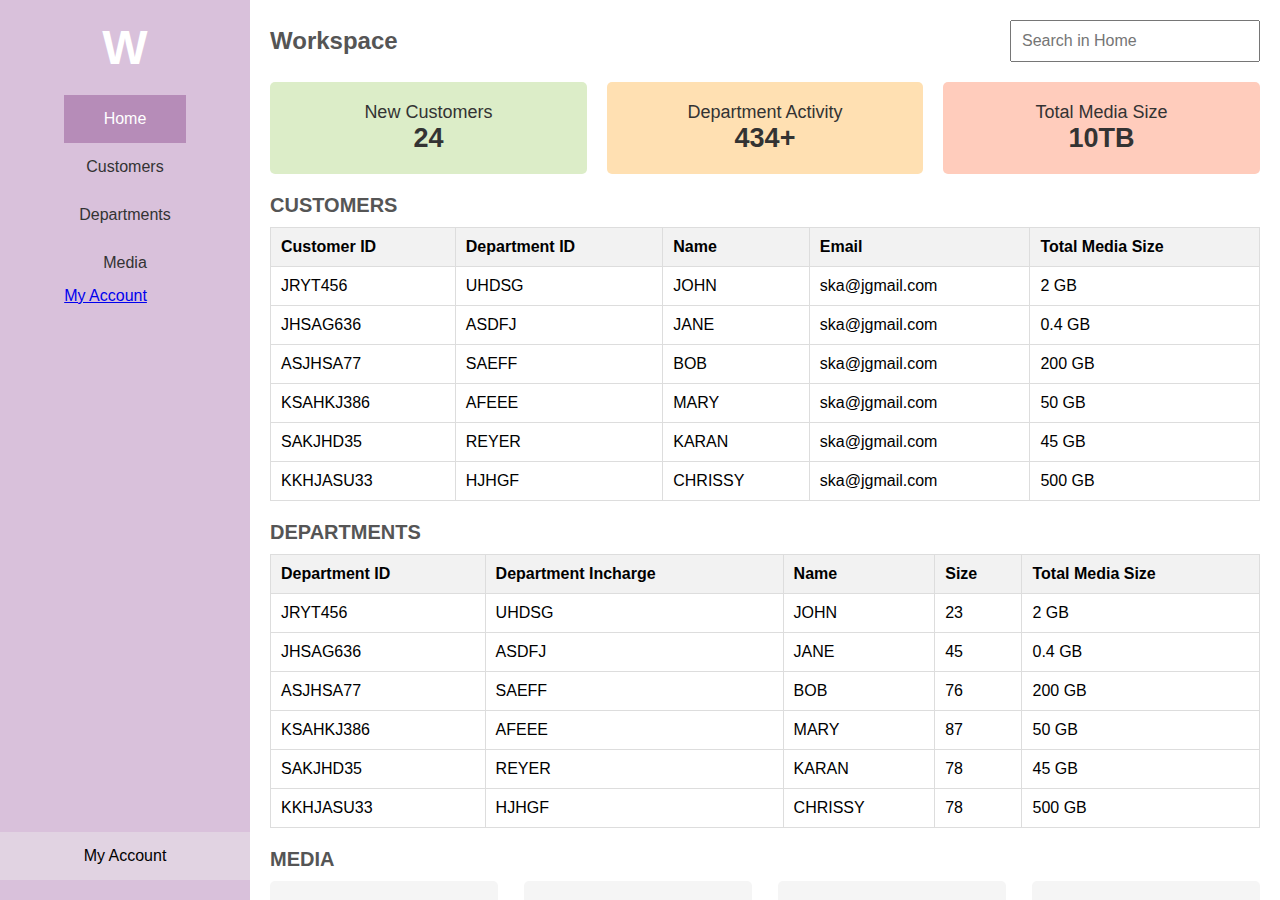
<file: index.html>
<!DOCTYPE html>
<html lang="en">
<head>
    <meta charset="UTF-8">
    <meta name="viewport" content="width=device-width, initial-scale=1.0">
    <title>Dashboard</title>
    <link rel="stylesheet" href="style.css">
</head>
<body>
    <div class="container">
        <div class="sidebar">
            <div class="logo">W</div>
            <nav>
                <ul>
                    <li class="active"><a href="#">Home</a></li>
                    <li><a href="#">Customers</a></li>
                    <li><a href="#">Departments</a></li>
                    <li><a href="#">Media</a></li>
                    <a href="#" class="active">My Account</a>
                    <script src="script.js"></script>

                </ul>
            </nav>
            <div class="account">
                My Account
            </div>
        </div>
        <div class="main-content">
            <header>
                <h1>Workspace</h1>
                <input type="search" placeholder="Search in Home">
            </header>
            <div class="overview">
                <div class="overview-item new-customers">
                    <p>New Customers</p>
                    <h2>24</h2>
                </div>
                <div class="overview-item department-activity">
                    <p>Department Activity</p>
                    <h2>434+</h2>
                </div>
                <div class="overview-item total-media-size">
                    <p>Total Media Size</p>
                    <h2>10TB</h2>
                </div>
            </div>
            <div class="tables">
                <div class="table customers">
                    <h2>CUSTOMERS</h2>
                    <table>
                        <thead>
                            <tr>
                                <th>Customer ID</th>
                                <th>Department ID</th>
                                <th>Name</th>
                                <th>Email</th>
                                <th>Total Media Size</th>
                            </tr>
                        </thead>
                        <tbody>
                            <tr>
                                <td>JRYT456</td>
                                <td>UHDSG</td>
                                <td>JOHN</td>
                                <td>ska@jgmail.com</td>
                                <td>2 GB</td>
                            </tr>
                            <tr>
                                <td>JHSAG636</td>
                                <td>ASDFJ</td>
                                <td>JANE</td>
                                <td>ska@jgmail.com</td>
                                <td>0.4 GB</td>
                            </tr>
                            <tr>
                                <td>ASJHSA77</td>
                                <td>SAEFF</td>
                                <td>BOB</td>
                                <td>ska@jgmail.com</td>
                                <td>200 GB</td>
                            </tr>
                            <tr>
                                <td>KSAHKJ386</td>
                                <td>AFEEE</td>
                                <td>MARY</td>
                                <td>ska@jgmail.com</td>
                                <td>50 GB</td>
                            </tr>
                            <tr>
                                <td>SAKJHD35</td>
                                <td>REYER</td>
                                <td>KARAN</td>
                                <td>ska@jgmail.com</td>
                                <td>45 GB</td>
                            </tr>
                            <tr>
                                <td>KKHJASU33</td>
                                <td>HJHGF</td>
                                <td>CHRISSY</td>
                                <td>ska@jgmail.com</td>
                                <td>500 GB</td>
                            </tr>
                        </tbody>
                    </table>
                </div>
                <div class="table departments">
                    <h2>DEPARTMENTS</h2>
                    <table>
                        <thead>
                            <tr>
                                <th>Department ID</th>
                                <th>Department Incharge</th>
                                <th>Name</th>
                                <th>Size</th>
                                <th>Total Media Size</th>
                            </tr>
                        </thead>
                        <tbody>
                            <tr>
                                <td>JRYT456</td>
                                <td>UHDSG</td>
                                <td>JOHN</td>
                                <td>23</td>
                                <td>2 GB</td>
                            </tr>
                            <tr>
                                <td>JHSAG636</td>
                                <td>ASDFJ</td>
                                <td>JANE</td>
                                <td>45</td>
                                <td>0.4 GB</td>
                            </tr>
                            <tr>
                                <td>ASJHSA77</td>
                                <td>SAEFF</td>
                                <td>BOB</td>
                                <td>76</td>
                                <td>200 GB</td>
                            </tr>
                            <tr>
                                <td>KSAHKJ386</td>
                                <td>AFEEE</td>
                                <td>MARY</td>
                                <td>87</td>
                                <td>50 GB</td>
                            </tr>
                            <tr>
                                <td>SAKJHD35</td>
                                <td>REYER</td>
                                <td>KARAN</td>
                                <td>78</td>
                                <td>45 GB</td>
                            </tr>
                            <tr>
                                <td>KKHJASU33</td>
                                <td>HJHGF</td>
                                <td>CHRISSY</td>
                                <td>78</td>
                                <td>500 GB</td>
                            </tr>
                        </tbody>
                    </table>
                </div>
            </div>
            <div class="media">
                <h2>MEDIA</h2>
                <div class="media-overview">
                    <div class="media-item audio">
                        <p>Audio</p>
                        <h2>14 TB</h2>
                    </div>
                    <div class="media-item video">
                        <p>Video</p>
                        <h2>14 TB</h2>
                    </div>
                    <div class="media-item images">
                        <p>Images</p>
                        <h2>78</h2>
                    </div>
                    <div class="media-item files">
                        <p>Files</p>
                        <h2>14 TB</h2>
                    </div>
                </div>
            </div>
        </div>
    </div>
    <script src="script.js"></script>
</body>
</html>
</file>
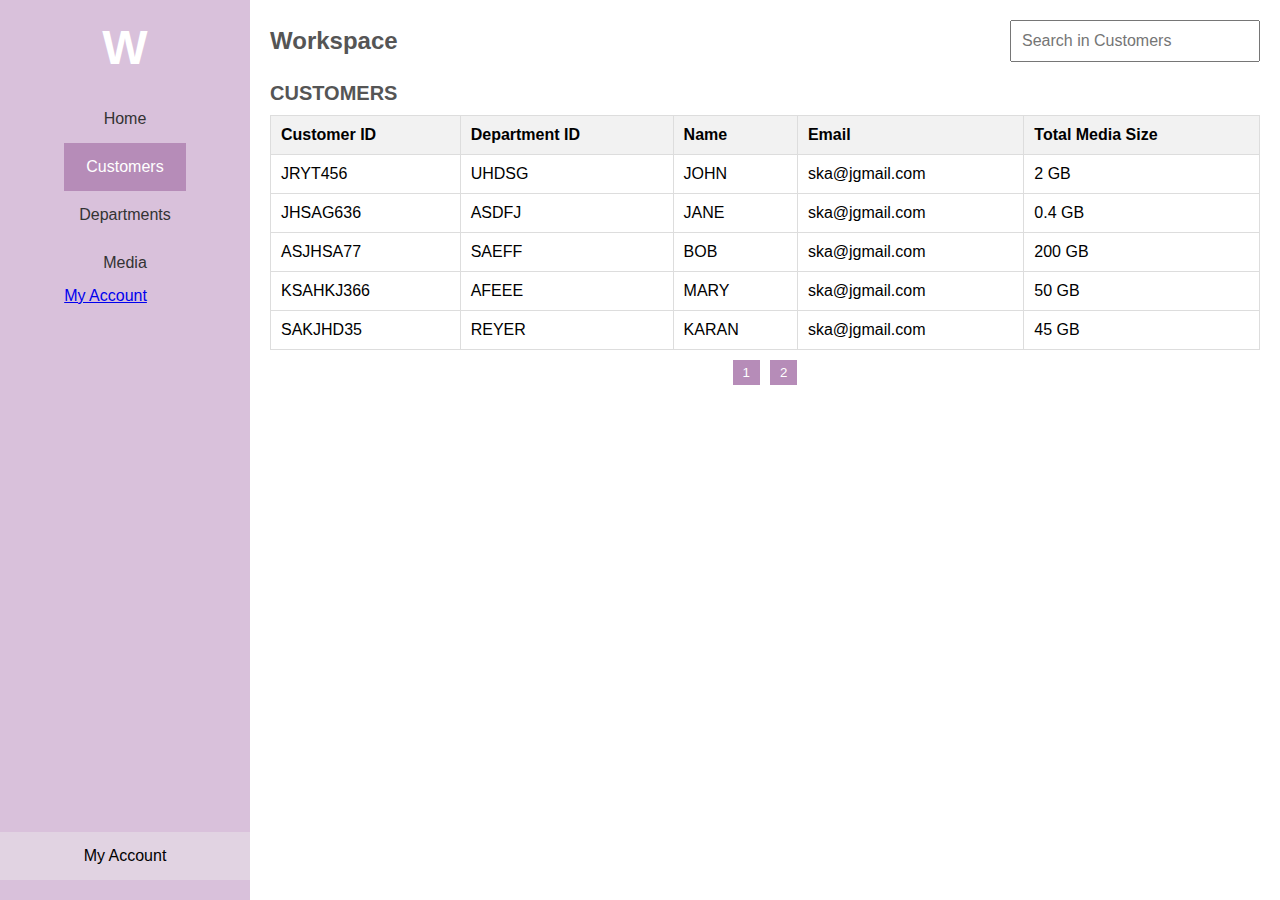
<file: customers.html>
<!DOCTYPE html>
<html lang="en">
<head>
    <meta charset="UTF-8">
    <meta name="viewport" content="width=device-width, initial-scale=1.0">
    <title>Workspace Dashboard</title>
    <link rel="stylesheet" href="style.css">
</head>
<body>
    <div class="container">
        <div class="sidebar">
            <div class="logo">W</div>
            <nav>
                <ul>
                    <li><a href="#">Home</a></li>
                    <li class="active"><a href="#">Customers</a></li>
                    <li><a href="#">Departments</a></li>
                    <li><a href="#">Media</a></li>
                    <a href="#" class="active">My Account</a>
                    

                </ul>
            </nav>
            <div class="account">
                My Account
            </div>
        </div>
        <div class="main-content">
            <header>
                <h1>Workspace</h1>
                <input type="search" placeholder="Search in Customers">
            </header>
            <div class="table customers">
                <h2>CUSTOMERS</h2>
                <table>
                    <thead>
                        <tr>
                            <th>Customer ID</th>
                            <th>Department ID</th>
                            <th>Name</th>
                            <th>Email</th>
                            <th>Total Media Size</th>
                        </tr>
                    </thead>
                    <tbody>
                        <tr>
                            <td>JRYT456</td>
                            <td>UHDSG</td>
                            <td>JOHN</td>
                            <td>ska@jgmail.com</td>
                            <td>2 GB</td>
                        </tr>
                        <tr>
                            <td>JHSAG636</td>
                            <td>ASDFJ</td>
                            <td>JANE</td>
                            <td>ska@jgmail.com</td>
                            <td>0.4 GB</td>
                        </tr>
                        <tr>
                            <td>ASJHSA77</td>
                            <td>SAEFF</td>
                            <td>BOB</td>
                            <td>ska@jgmail.com</td>
                            <td>200 GB</td>
                        </tr>
                        <tr>
                            <td>KSAHKJ366</td>
                            <td>AFEEE</td>
                            <td>MARY</td>
                            <td>ska@jgmail.com</td>
                            <td>50 GB</td>
                        </tr>
                        <tr>
                            <td>SAKJHD35</td>
                            <td>REYER</td>
                            <td>KARAN</td>
                            <td>ska@jgmail.com</td>
                            <td>45 GB</td>
                        </tr>
                        <tr>
                            <td>KKHJASU33</td>
                            <td>HJHGF</td>
                            <td>CHRISSY</td>
                            <td>ska@jgmail.com</td>
                            <td>500 GB</td>
                        </tr>
                    </tbody>
                </table>
                <div class="pagination">
                    <button>&lt;</button>
                    <span>1</span>
                    <button>&gt;</button>
                </div>
            </div>
        </div>
    </div>
    <script src="script.js"></script>
</body>
</html>
</file>
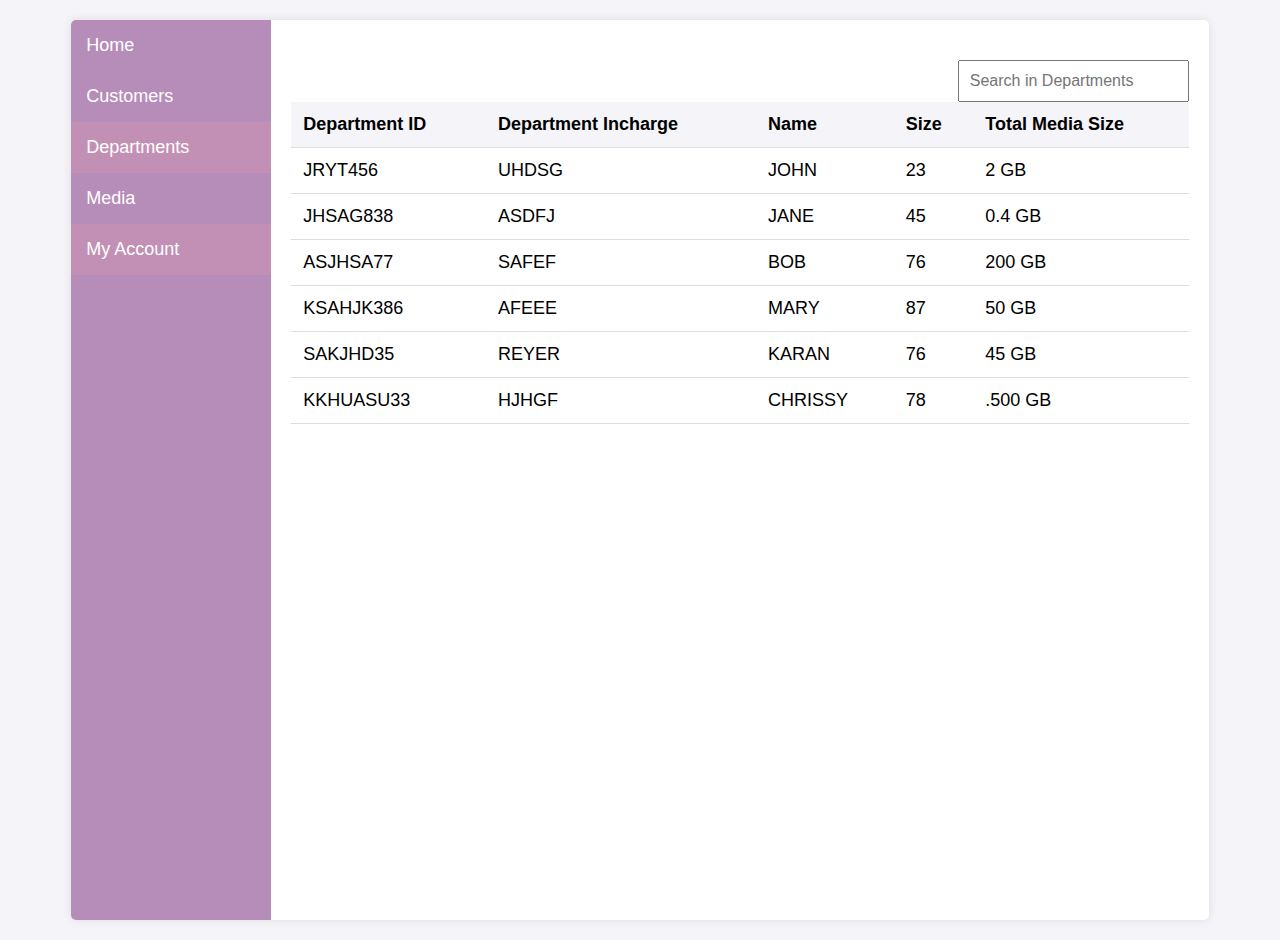
<file: departments.html>
<!DOCTYPE html>
<html lang="en">
<head>
    <meta charset="UTF-8">
    <meta name="viewport" content="width=device-width, initial-scale=1.0">
    <title>Departments Table</title>
    <style>
        body {
            font-family: Arial, sans-serif;
            background-color: #f4f4f9;
        }
        .workspace {
            width: 90%;
            margin: 20px auto;
            background: white;
            box-shadow: 0 0 10px rgba(0, 0, 0, 0.1);
            border-radius: 5px;
            overflow: hidden;
        }
        .sidebar {
            width: 200px;
            background:#b68cb8 ;
            color: white;
            float: left;
            height: 100vh;
        }
        .sidebar a {
            text-decoration: none;
            color: white;
            display: block;
            padding: 15px;
            font-size: 18px;
        }
        .sidebar a.active {
            background: #c390b5;
        }
        .sidebar a:hover {
            background:#b68cb8 ;
        }
        .content {
            margin-left: 200px;
            padding: 20px;
        }
        table {
            width: 100%;
            border-collapse: collapse;
            margin: 20px 0;
            font-size: 18px;
            text-align: left;
        }
        table th, table td {
            padding: 12px;
            border-bottom: 1px solid #ddd;
        }
        table th {
            background: #f4f4f9;
        }
        .search-bar {
            float: right;
            margin-top: 20px;
        }
        .search-bar input {
            padding: 10px;
            font-size: 16px;
        }
    </style>
</head>
<body>
    <div class="workspace">
        <div class="sidebar">
            <a href="./index.html">Home</a>
            <a href="./customers.html">Customers</a>
            <a href="./departments.html" class="active">Departments</a>
            <a href="./media.html">Media</a>
            <a href="./myaccount.html" class="active">My Account</a>
            

        </div>
        <div class="content">
            <div class="search-bar">
                <input type="search" placeholder="Search in Departments">
            </div>
            <table>
                <thead>
                    <tr>
                        <th>Department ID</th>
                        <th>Department Incharge</th>
                        <th>Name</th>
                        <th>Size</th>
                        <th>Total Media Size</th>
                    </tr>
                </thead>
                <tbody>
                    <tr>
                        <td>JRYT456</td>
                        <td>UHDSG</td>
                        <td>JOHN</td>
                        <td>23</td>
                        <td>2 GB</td>
                    </tr>
                    <tr>
                        <td>JHSAG838</td>
                        <td>ASDFJ</td>
                        <td>JANE</td>
                        <td>45</td>
                        <td>0.4 GB</td>
                    </tr>
                    <tr>
                        <td>ASJHSA77</td>
                        <td>SAFEF</td>
                        <td>BOB</td>
                        <td>76</td>
                        <td>200 GB</td>
                    </tr>
                    <tr>
                        <td>KSAHJK386</td>
                        <td>AFEEE</td>
                        <td>MARY</td>
                        <td>87</td>
                        <td>50 GB</td>
                    </tr>
                    <tr>
                        <td>SAKJHD35</td>
                        <td>REYER</td>
                        <td>KARAN</td>
                        <td>76</td>
                        <td>45 GB</td>
                    </tr>
                    <tr>
                        <td>KKHUASU33</td>
                        <td>HJHGF</td>
                        <td>CHRISSY</td>
                        <td>78</td>
                        <td>.500 GB</td>
                    </tr>
                </tbody>
            </table>
        </div>
    </div>
    <script >
        document.addEventListener('DOMContentLoaded', () => {
    // Search functionality
    const searchInput = document.querySelector('.search-bar input[type="search"]');

    searchInput.addEventListener('input', event => {
        const query = event.target.value.toLowerCase();
        const table = document.querySelector('.content table');
        const rows = table.querySelectorAll('tbody tr');

        rows.forEach(row => {
            const cells = row.querySelectorAll('td');
            const match = Array.from(cells).some(cell => cell.textContent.toLowerCase().includes(query));
            row.style.display = match ? '' : 'none';
        });
    });
});

    </script>
</body>
</html>
</file>
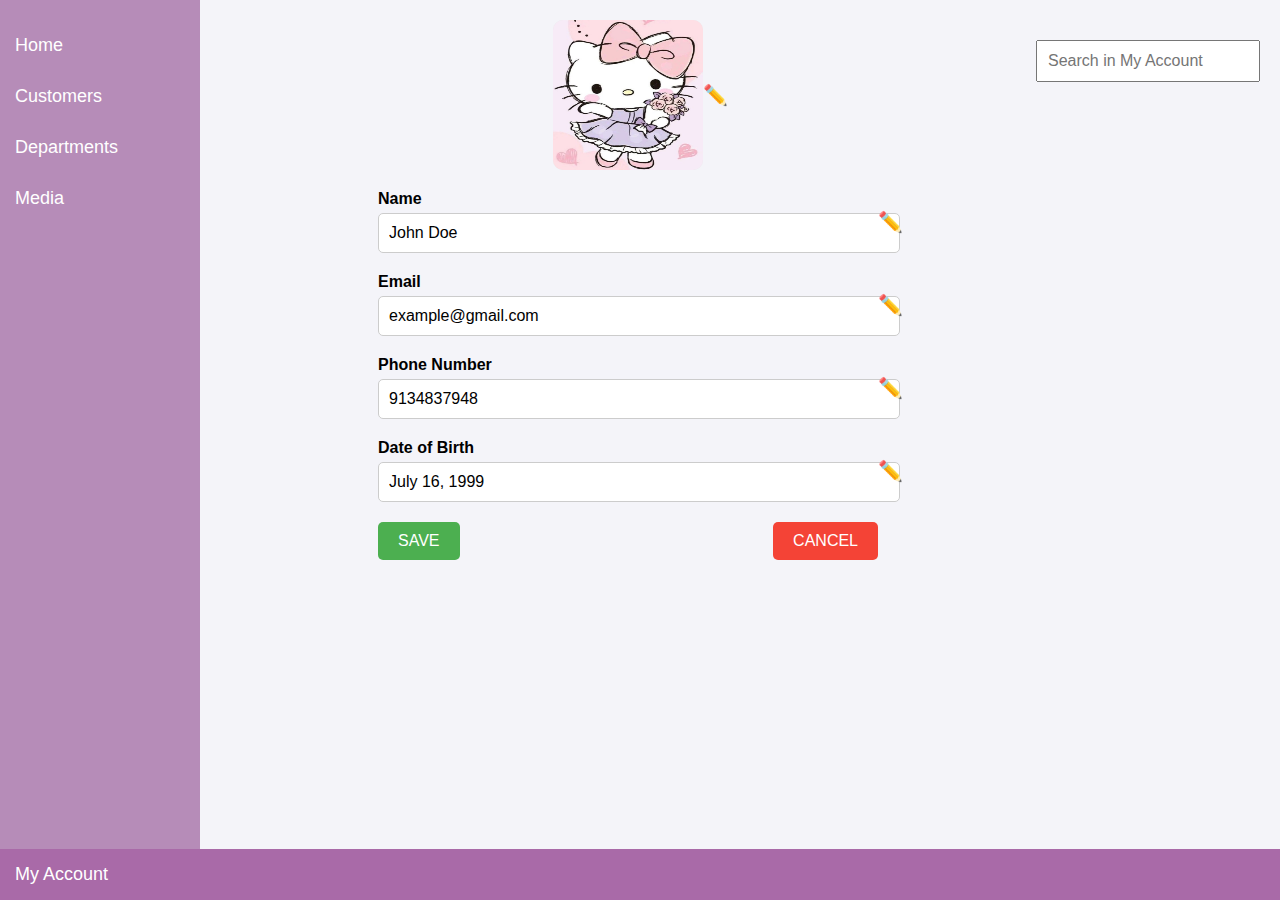
<file: myaccount.html>
<!DOCTYPE html>
<html lang="en">
<head>
    <meta charset="UTF-8">
    <meta name="viewport" content="width=device-width, initial-scale=1.0">
    <title>My Account</title>
    <style>
        body {
            font-family: Arial, sans-serif;
            background-color: #f4f4f9;
            margin: 0;
            padding: 0;
        }
        .workspace {
            display: flex;
            width: 100%;
            height: 100vh;
        }
        .sidebar {
            width: 200px;
            background: #b68cb8;
            color: white;
            padding-top: 20px;
            box-sizing: border-box;
        }
        .sidebar a {
            text-decoration: none;
            color: white;
            display: block;
            padding: 15px;
            font-size: 18px;
        }
        .sidebar a.active {
            background: #a96aa8;
        }
        .sidebar a:hover {
            background: #d9c1db;
        }
        .sidebar a:last-child {
            position: absolute;
            bottom: 0;
            width: 100%;
        }
        .content {
            flex: 1;
            padding: 20px;
            box-sizing: border-box;
            overflow-y: auto;
        }
        .search-bar {
            float: right;
            margin-top: 20px;
        }
        .search-bar input {
            padding: 10px;
            font-size: 16px;
            width: 200px;
        }
        .profile-section {
            display: flex;
            flex-direction: column;
            align-items: center;
        }
        .profile-image {
            width: 150px;
            height: 150px;
            background-color: #eaeaea;
            border-radius: 10px;
            position: relative;
        }
        .profile-image img {
            width: 100%;
            height: 100%;
            border-radius: 10px;
        }
        .edit-button {
            position: absolute;
            right: -25px;
            top: 50%;
            transform: translateY(-50%);
            cursor: pointer;
            font-size: 20px;
        }
        .profile-details {
            width: 100%;
            max-width: 500px;
            margin-top: 20px;
        }
        .profile-details div {
            margin-bottom: 20px;
            position: relative;
        }
        .profile-details label {
            display: block;
            margin-bottom: 5px;
            font-weight: bold;
        }
        .profile-details input {
            width: calc(100% - 30px);
            padding: 10px;
            font-size: 16px;
            border: 1px solid #ccc;
            border-radius: 5px;
            padding-right: 40px;
        }
        .edit-icon {
            position: absolute;
            right: -25px;
            top: 50%;
            transform: translateY(-50%);
            font-size: 20px;
            cursor: pointer;
        }
        .tooltip {
            display: none;
            position: absolute;
            right: -220px;
            width: 200px;
            background-color: #f4f4f9;
            border: 1px solid #ccc;
            border-radius: 5px;
            padding: 10px;
            font-size: 14px;
            color: #333;
            box-shadow: 0 0 10px rgba(0, 0, 0, 0.1);
        }
        .edit-icon:hover + .tooltip, .tooltip:hover {
            display: block;
        }
        .save-cancel-buttons {
            display: flex;
            justify-content: space-between;
        }
        .save-button, .cancel-button {
            padding: 10px 20px;
            font-size: 16px;
            border: none;
            border-radius: 5px;
            cursor: pointer;
        }
        .save-button {
            background-color: #4caf50;
            color: white;
        }
        .cancel-button {
            background-color: #f44336;
            color: white;
        }
    </style>
</head>
<body>
    <div class="workspace">
        <div class="sidebar">
            <a href="./index.html">Home</a>
            <a href="./customers.html">Customers</a>
            <a href="./departments.html">Departments</a>
            <a href="./media.html">Media</a>
            <a href="./myaccount.html" class="active">My Account</a>
        </div>
        <div class="content">
            <div class="search-bar">
                <input type="text" placeholder="Search in My Account">
            </div>
            <div class="profile-section">
                <div class="profile-image">
                    <img src="logo.jpg" alt="Profile Picture">
                    <div class="edit-button">✏️</div>
                </div>
                <div class="profile-details">
                    <div>
                        <label for="name">Name</label>
                        <input type="text" id="name" value="John Doe">
                        <span class="edit-icon">✏️</span>
                        <div class="tooltip">
                            This is an edit button.<br>
                            On clicking this pencil<br>
                            symbol, user will be<br>
                            asked to change<br>
                            his name with input.
                        </div>
                    </div>
                    <div>
                        <label for="email">Email</label>
                        <input type="text" id="email" value="example@gmail.com">
                        <span class="edit-icon">✏️</span>
                        <div class="tooltip">
                            This is an edit button.<br>
                            On clicking this pencil<br>
                            symbol, user will be<br>
                            asked to change<br>
                            his email with input.
                        </div>
                    </div>
                    <div>
                        <label for="phone">Phone Number</label>
                        <input type="text" id="phone" value="9134837948">
                        <span class="edit-icon">✏️</span>
                        <div class="tooltip">
                            This is an edit button.<br>
                            On clicking this pencil<br>
                            symbol, user will be<br>
                            asked to change<br>
                            his phone number with input.
                        </div>
                    </div>
                    <div>
                        <label for="dob">Date of Birth</label>
                        <input type="text" id="dob" value="July 16, 1999">
                        <span class="edit-icon">✏️</span>
                        <div class="tooltip">
                            This is an edit button.<br>
                            On clicking this pencil<br>
                            symbol, user will be<br>
                            asked to change<br>
                            his date of birth with input.
                        </div>
                    </div>
                    <div class="save-cancel-buttons">
                        <button class="save-button">SAVE</button>
                        <button class="cancel-button">CANCEL</button>
                    </div>
                </div>
            </div>
        </div>
    </div>
</body>
</html>
</file>
<file: style.css>
* {
    margin: 0;
    padding: 0;
    box-sizing: border-box;
}

body {
    font-family: Arial, sans-serif;
    display: flex;
    height: 100vh;
    background-color: #f8f8f8;
}

.container {
    display: flex;
    width: 100%;
}

.sidebar {
    width: 250px;
    background-color: #d9c1db;
    display: flex;
    flex-direction: column;
    align-items: center;
    padding: 20px 0;
}

.logo {
    font-size: 48px;
    font-weight: bold;
    color: white;
    margin-bottom: 20px;
}

nav ul {
    list-style: none;
    width: 100%;
}

nav ul li {
    width: 100%;
}

nav ul li a {
    display: block;
    padding: 15px;
    text-decoration: none;
    color: #333;
    width: 100%;
    text-align: center;
    transition: background 0.3s;
}

nav ul li.active a,
nav ul li a:hover {
    background-color: #b68cb8;
    color: white;
}

.account {
    margin-top: auto;
    padding: 15px;
    background-color: #e1d3e2;
    width: 100%;
    text-align: center;
}

.main-content {
    flex: 1;
    padding: 20px;
    background-color: #fff;
    overflow-y: auto;
}

header {
    display: flex;
    justify-content: space-between;
    align-items: center;
    margin-bottom: 20px;
}

header h1 {
    font-size: 24px;
    color: #555;
}

header input[type="search"] {
    padding: 10px;
    font-size: 16px;
    width: 250px;
}

.overview {
    display: flex;
    justify-content: space-between;
    margin-bottom: 20px;
}

.overview-item {
    background-color: #e1f5fe;
    padding: 20px;
    width: 32%;
    text-align: center;
    font-size: 18px;
    color: #333;
    border-radius: 5px;
}

.overview-item.new-customers {
    background-color: #dcedc8;
}

.overview-item.department-activity {
    background-color: #ffe0b2;
}

.overview-item.total-media-size {
    background-color: #ffccbc;
}

.tables {
    margin-bottom: 20px;
}

.table {
    margin-bottom: 20px;
}

.table h2 {
    font-size: 20px;
    color: #555;
    margin-bottom: 10px;
}

table {
    width: 100%;
    border-collapse: collapse;
    margin-bottom: 10px;
}

table th,
table td {
    border: 1px solid #ddd;
    padding: 10px;
    text-align: left;
}

table th {
    background-color: #f2f2f2;
}

.media {
    margin-bottom: 20px;
}

.media h2 {
    font-size: 20px;
    color: #555;
    margin-bottom: 10px;
}

.media-overview {
    display: flex;
    justify-content: space-between;
}

.media-item {
    background-color: #f5f5f5;
    padding: 20px;
    width: 23%;
    text-align: center;
    font-size: 18px;
    color: #333;
    border-radius: 5px;
}

.pagination {
    display: flex;
    justify-content: center;
    align-items: center;
    margin-top: 10px;
}

.pagination button {
    padding: 5px 10px;
    margin: 0 5px;
    border: none;
    background-color: #b68cb8;
    color: white;
    cursor: pointer;
}

.pagination span {
    font-size: 16px;
    color: #333;
}
</file>
